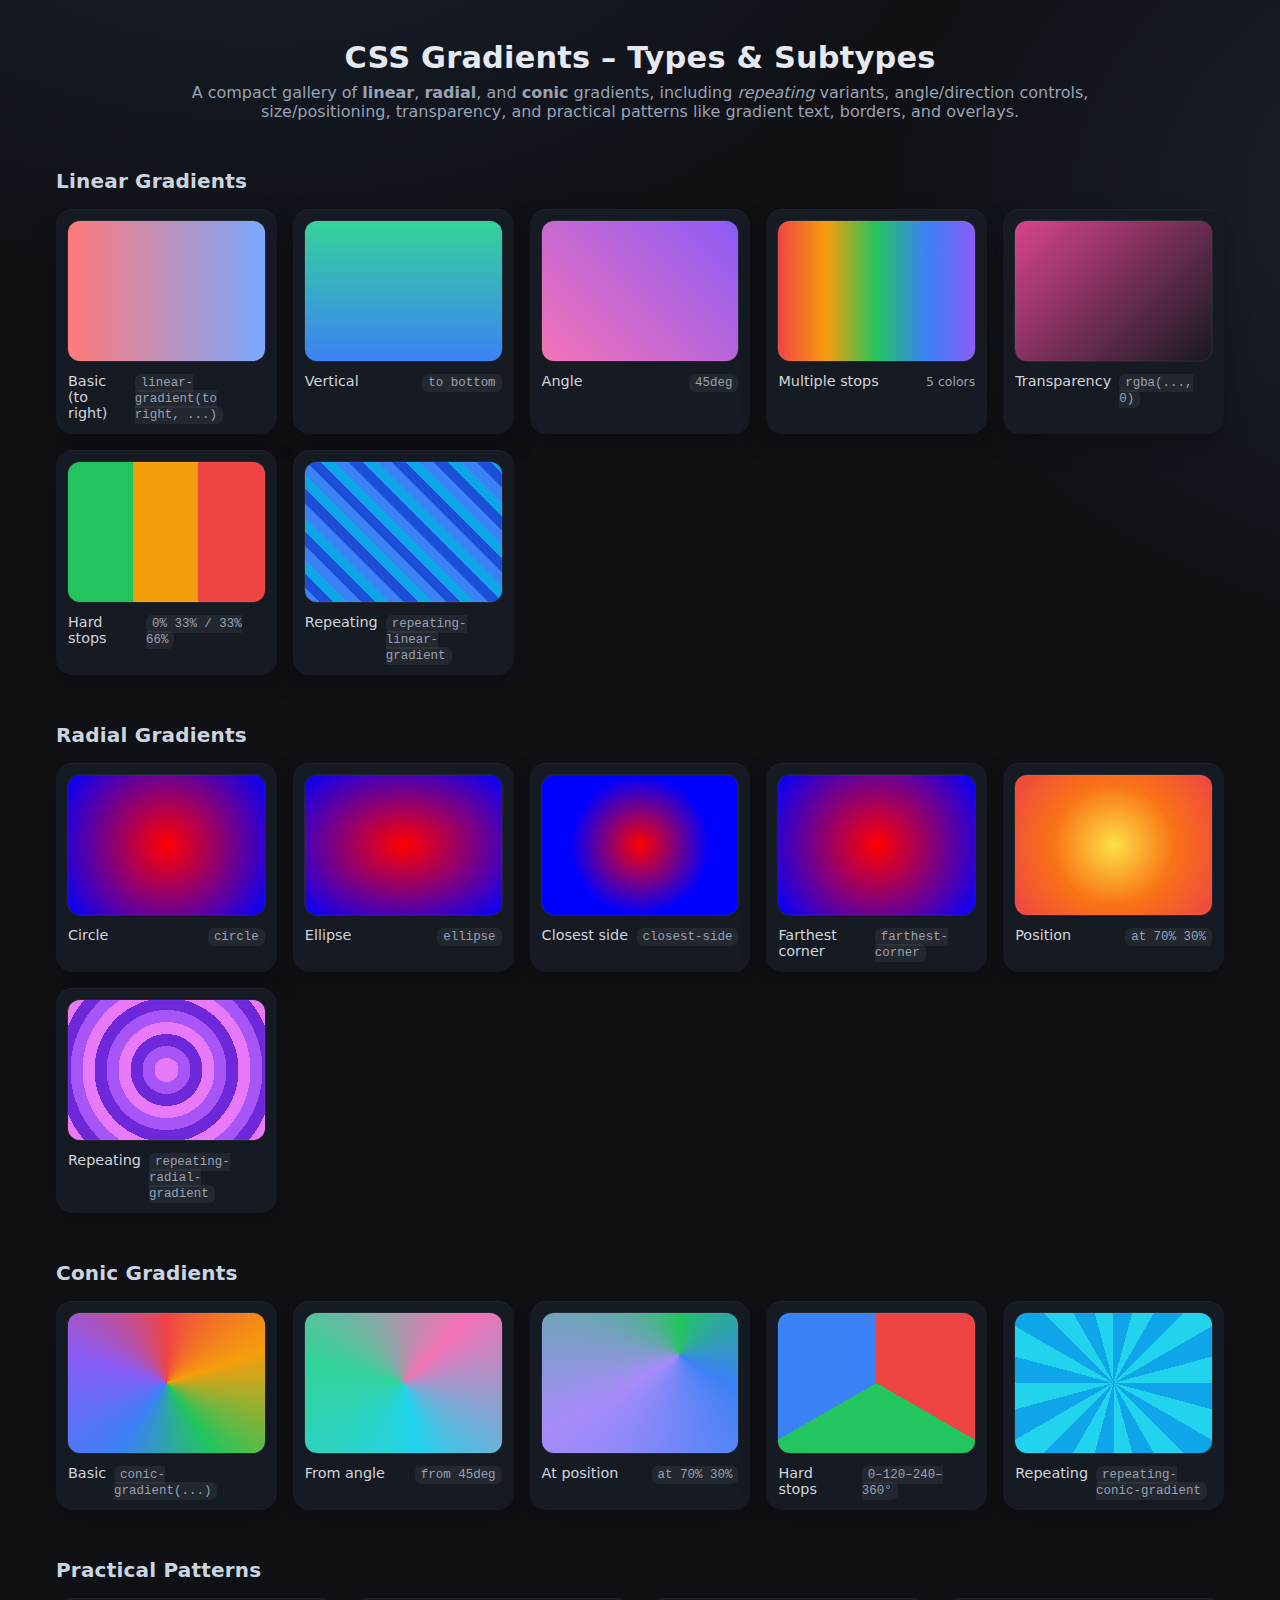
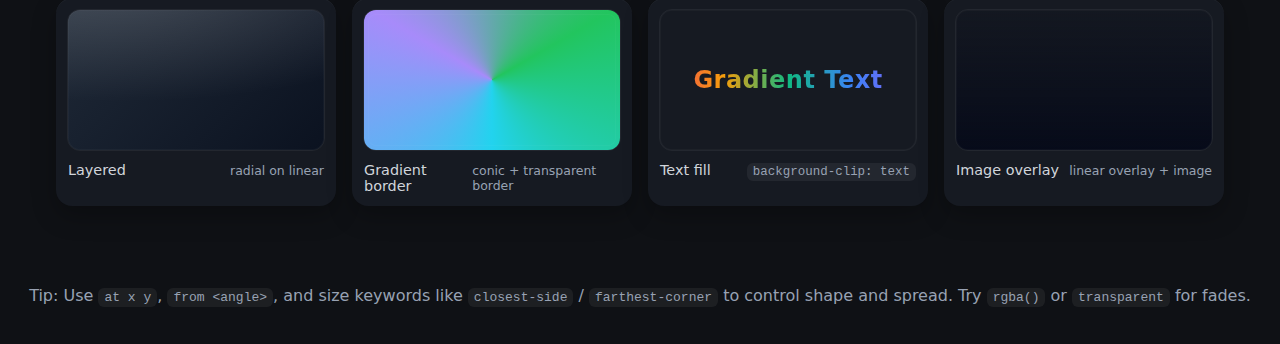
<file: index.html>
<!DOCTYPE html>
<html lang="en">

<head>
    <meta charset="UTF-8" />
    <meta name="viewport" content="width=device-width, initial-scale=1" />
    <title>CSS Gradients – All Types & Subtypes</title>
    <style>
        :root {
            --bg: #0f1115;
            --panel: #161a22;
            --text: #e6e9ef;
            --muted: #98a2b3;
            --radius: 16px;
        }

        * {
            box-sizing: border-box;
        }

        body {
            margin: 0;
            font-family: ui-sans-serif, system-ui, -apple-system, Segoe UI, Roboto, Inter, Arial, sans-serif;
            background: radial-gradient(1200px 800px at 20% -10%, #1a2131, transparent 60%),
                radial-gradient(1000px 700px at 120% 10%, #1e2433, transparent 65%),
                var(--bg);
            color: var(--text);
        }

        header {
            padding: 2.5rem 1rem 1rem;
            text-align: center;
        }

        h1 {
            font-size: 1.9rem;
            margin: 0 0 .5rem;
            letter-spacing: .2px;
        }

        p.lead {
            margin: 0 auto;
            max-width: 900px;
            color: var(--muted);
        }

        .section {
            margin: 2rem auto 3rem;
            max-width: 1200px;
            padding: 0 1rem;
        }

        .section h2 {
            font-size: 1.25rem;
            margin: 0 0 1rem;
            color: #cbd5e1;
            letter-spacing: .2px;
        }

        .grid {
            display: grid;
            grid-template-columns: repeat(auto-fit, minmax(220px, 1fr));
            gap: 16px;
        }

        .card {
            background: var(--panel);
            border-radius: var(--radius);
            box-shadow: 0 10px 25px rgba(0, 0, 0, .25), inset 0 1px 0 rgba(255, 255, 255, .04);
            padding: 12px;
        }

        .demo {
            height: 140px;
            border-radius: 12px;
            outline: 1px solid rgba(255, 255, 255, .06);
            box-shadow: inset 0 0 0 1px rgba(255, 255, 255, 0.03);
        }

        .label {
            margin-top: .75rem;
            font-size: .9rem;
            color: #d1d5db;
            display: flex;
            justify-content: space-between;
            gap: 8px;
            align-items: baseline;
        }

        .sub {
            color: var(--muted);
            font-size: .78rem;
        }

        /* ===== Linear Gradients ===== */
        .linear-basic {
            background: linear-gradient(to right, #ff7a7a, #7aa8ff);
        }

        .linear-vertical {
            background: linear-gradient(to bottom, #34d399, #3b82f6);
        }

        .linear-angle {
            background: linear-gradient(45deg, #f472b6, #8b5cf6);
        }

        .linear-multi {
            background: linear-gradient(90deg, #ef4444, #f59e0b, #22c55e, #3b82f6, #8b5cf6);
        }

        .linear-transparency {
            background: linear-gradient(135deg, rgba(236, 72, 153, .9), rgba(59, 130, 246, 0));
        }

        .linear-hard-stops {
            background: linear-gradient(90deg, #22c55e 0 33%, #f59e0b 33% 66%, #ef4444 66% 100%);
        }

        .repeating-linear {
            background: repeating-linear-gradient(45deg, #3b82f6 0 10px, #1d4ed8 10px 20px, #0ea5e9 20px 30px);
        }

        /* ===== Radial Gradients ===== */
        .radial-circle {background: radial-gradient(circle, red, blue);

        }

        .radial-ellipse {
           background: radial-gradient(ellipse, red, blue);

        }

        .radial-size-closest-side {
            background: radial-gradient(circle closest-side, red, blue);
        }

        .radial-size-farthest-corner {
            background: radial-gradient(circle farthest-corner, red, blue);
        }

        .radial-position {
            background: radial-gradient(circle at 50% 50%, #fde047, #f97316, #ef4444);
        }

        .repeating-radial {
            background: repeating-radial-gradient(circle, #e879f9 0 12px, #a855f7 12px 24px, #6d28d9 24px 36px);
        }

        /* ===== Conic Gradients ===== */
        .conic-basic {
            background: conic-gradient(#ef4444, #f59e0b, #22c55e, #3b82f6, #8b5cf6, #ef4444);
        }

        .conic-from-angle {
            background: conic-gradient(from 45deg, #f472b6, #22d3ee, #34d399, #f472b6);
        }

        .conic-at-position {
            background: conic-gradient(at 70% 30%, #22c55e, #3b82f6, #a78bfa, #22c55e);
        }

        .conic-hard-stops {
            background: conic-gradient(#ef4444 0deg 120deg, #22c55e 120deg 240deg, #3b82f6 240deg 360deg);
        }

        .repeating-conic {
            background: repeating-conic-gradient(from 0deg, #0ea5e9 0 15deg, #22d3ee 15deg 30deg);
        }

        /* ===== Advanced / Practical ===== */
        .layered-gradients {
            background:
                radial-gradient(600px 200px at 20% -20%, rgba(255, 255, 255, .18), transparent 60%),
                linear-gradient(135deg, #1f2937, #0b1220);
        }

        .gradient-border {
            --g: conic-gradient(from 180deg at 50% 50%, #22d3ee, #a78bfa, #22c55e, #22d3ee);
            background:
                var(--g) padding-box,
                var(--g) border-box;
            border: 4px solid transparent;
        }

        .gradient-text {
            display: grid;
            place-items: center;
            background: linear-gradient(90deg, #f43f5e, #f59e0b, #10b981, #3b82f6, #8b5cf6);
            -webkit-background-clip: text;
            background-clip: text;
            color: transparent;
            font-weight: 800;
            font-size: 1.5rem;
            letter-spacing: .5px;
        }

        .image-overlay {
            background:
                linear-gradient(0deg, rgba(2, 6, 23, 0.75), rgba(2, 6, 23, 0.1)),
                url('https://images.unsplash.com/photo-1520975916090-3105956dac38?q=80&w=1200&auto=format&fit=crop') center/cover;
        }

        footer {
            text-align: center;
            color: var(--muted);
            padding: 2rem 1rem 3rem;
        }

        code {
            background: rgba(255, 255, 255, .06);
            padding: 2px 6px;
            border-radius: 6px;
        }
    </style>
</head>

<body>
    <header>
        <h1>CSS Gradients – Types & Subtypes</h1>
        <p class="lead">A compact gallery of <b>linear</b>, <b>radial</b>, and <b>conic</b> gradients, including
            <i>repeating</i> variants, angle/direction controls, size/positioning, transparency, and practical patterns
            like gradient text, borders, and overlays.</p>
    </header>

    <main>
        <!-- LINEAR -->
        <section class="section">
            <h2>Linear Gradients</h2>
            <div class="grid">
                <div class="card">
                    <div class="demo linear-basic"></div>
                    <div class="label"><span>Basic (to right)</span><span
                            class="sub"><code>linear-gradient(to right, ...)</code></span></div>
                </div>
                <div class="card">
                    <div class="demo linear-vertical"></div>
                    <div class="label"><span>Vertical</span><span class="sub"><code>to bottom</code></span></div>
                </div>
                <div class="card">
                    <div class="demo linear-angle"></div>
                    <div class="label"><span>Angle</span><span class="sub"><code>45deg</code></span></div>
                </div>
                <div class="card">
                    <div class="demo linear-multi"></div>
                    <div class="label"><span>Multiple stops</span><span class="sub">5 colors</span></div>
                </div>
                <div class="card">
                    <div class="demo linear-transparency"></div>
                    <div class="label"><span>Transparency</span><span class="sub"><code>rgba(..., 0)</code></span></div>
                </div>
                <div class="card">
                    <div class="demo linear-hard-stops"></div>
                    <div class="label"><span>Hard stops</span><span class="sub"><code>0% 33% / 33% 66%</code></span>
                    </div>
                </div>
                <div class="card">
                    <div class="demo repeating-linear"></div>
                    <div class="label"><span>Repeating</span><span
                            class="sub"><code>repeating-linear-gradient</code></span></div>
                </div>
            </div>
        </section>

        <!-- RADIAL -->
        <section class="section">
            <h2>Radial Gradients</h2>
            <div class="grid">
                <div class="card">
                    <div class="demo radial-circle"></div>
                    <div class="label"><span>Circle</span><span class="sub"><code>circle</code></span></div>
                </div>
                <div class="card">
                    <div class="demo radial-ellipse"></div>
                    <div class="label"><span>Ellipse</span><span class="sub"><code>ellipse</code></span></div>
                </div>
                <div class="card">
                    <div class="demo radial-size-closest-side"></div>
                    <div class="label"><span>Closest side</span><span class="sub"><code>closest-side</code></span></div>
                </div>
                <div class="card">
                    <div class="demo radial-size-farthest-corner"></div>
                    <div class="label"><span>Farthest corner</span><span class="sub"><code>farthest-corner</code></span>
                    </div>
                </div>
                <div class="card">
                    <div class="demo radial-position"></div>
                    <div class="label"><span>Position</span><span class="sub"><code>at 70% 30%</code></span></div>
                </div>
                <div class="card">
                    <div class="demo repeating-radial"></div>
                    <div class="label"><span>Repeating</span><span
                            class="sub"><code>repeating-radial-gradient</code></span></div>
                </div>
            </div>
        </section>

        <!-- CONIC -->
        <section class="section">
            <h2>Conic Gradients</h2>
            <div class="grid">
                <div class="card">
                    <div class="demo conic-basic"></div>
                    <div class="label"><span>Basic</span><span class="sub"><code>conic-gradient(...)</code></span></div>
                </div>
                <div class="card">
                    <div class="demo conic-from-angle"></div>
                    <div class="label"><span>From angle</span><span class="sub"><code>from 45deg</code></span></div>
                </div>
                <div class="card">
                    <div class="demo conic-at-position"></div>
                    <div class="label"><span>At position</span><span class="sub"><code>at 70% 30%</code></span></div>
                </div>
                <div class="card">
                    <div class="demo conic-hard-stops"></div>
                    <div class="label"><span>Hard stops</span><span class="sub"><code>0–120–240–360°</code></span></div>
                </div>
                <div class="card">
                    <div class="demo repeating-conic"></div>
                    <div class="label"><span>Repeating</span><span
                            class="sub"><code>repeating-conic-gradient</code></span></div>
                </div>
            </div>
        </section>

        <!-- PRACTICAL PATTERNS -->
        <section class="section">
            <h2>Practical Patterns</h2>
            <div class="grid">
                <div class="card">
                    <div class="demo layered-gradients"></div>
                    <div class="label"><span>Layered</span><span class="sub">radial on linear</span></div>
                </div>
                <div class="card">
                    <div class="demo gradient-border"></div>
                    <div class="label"><span>Gradient border</span><span class="sub">conic + transparent border</span>
                    </div>
                </div>
                <div class="card">
                    <div class="demo gradient-text">Gradient Text</div>
                    <div class="label"><span>Text fill</span><span class="sub"><code>background-clip: text</code></span>
                    </div>
                </div>
                <div class="card">
                    <div class="demo image-overlay"></div>
                    <div class="label"><span>Image overlay</span><span class="sub">linear overlay + image</span></div>
                </div>
            </div>
        </section>
    </main>

    <footer>
        Tip: Use <code>at x y</code>, <code>from &lt;angle&gt;</code>, and size keywords like <code>closest-side</code>
        / <code>farthest-corner</code> to control shape and spread. Try <code>rgba()</code> or <code>transparent</code>
        for fades.
    </footer>
</body>

</html>
</file>
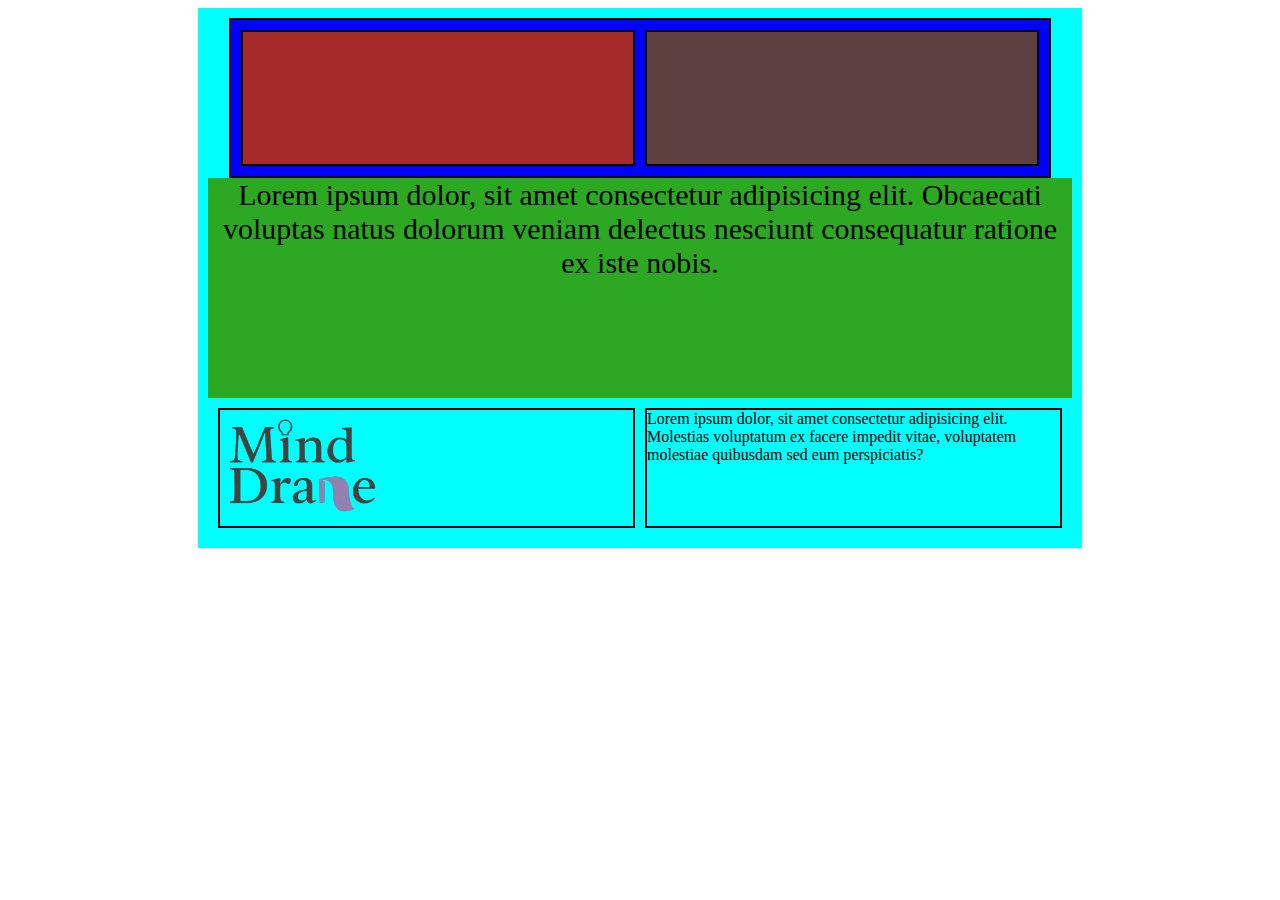
<file: 19_aug/index.html>
<!DOCTYPE html>
<html lang="en">

<head>
    <meta charset="UTF-8">
    <meta name="viewport" content="width=device-width, initial-scale=1.0">
    <title>Media Query</title>
    <link rel="stylesheet" href="./style.css">
</head>

<body>

    <div class="main">
        <div class="top">
            <div class="left"></div>
            <div class="right"></div>
        </div>
        <div class="center">
            Lorem ipsum dolor, sit amet consectetur adipisicing elit. Obcaecati voluptas natus dolorum veniam delectus
            nesciunt consequatur ratione ex iste nobis.
        </div>

        <div class="bottom">
            <div class="b-left">
                <img src="./logo.png" alt="">
            </div>
            <div class="b-right">
                Lorem ipsum dolor, sit amet consectetur adipisicing elit. Molestias voluptatum ex facere impedit vitae,
                voluptatem molestiae quibusdam sed eum perspiciatis?
            </div>
        </div>



    </div>




</body>

</html>
</file>
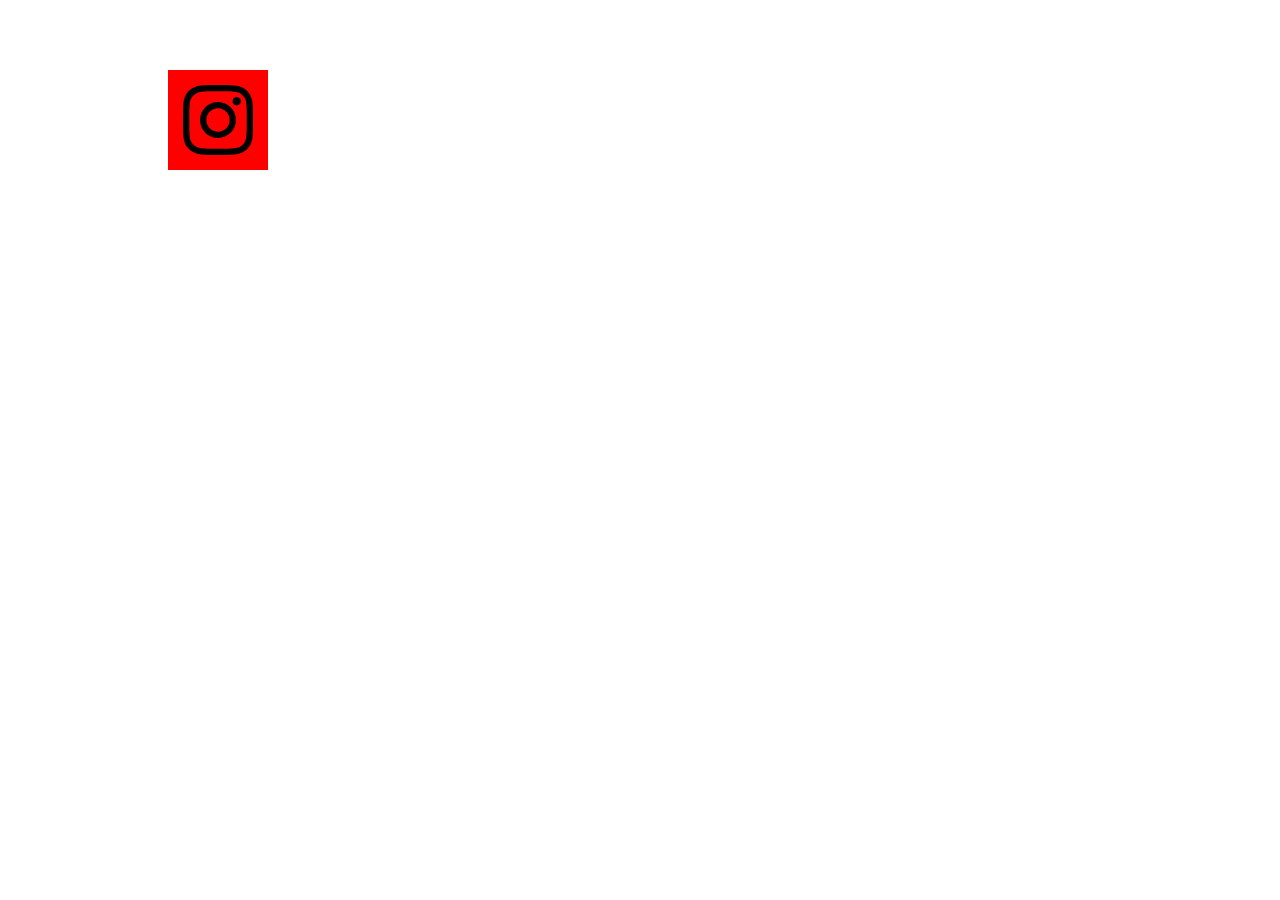
<file: 20-Aug/index.html>
<!DOCTYPE html>
<html lang="en">

<head>
    <meta charset="UTF-8">
    <meta name="viewport" content="width=device-width, initial-scale=1.0">
    <title>Document</title>
    <link rel="stylesheet" href="./style.css">
</head>

<body>


    <div class="box">
        <svg xmlns="http://www.w3.org/2000/svg"
            viewBox="0 0 640 640"><!--!Font Awesome Free v7.0.0 by @fontawesome - https://fontawesome.com License - https://fontawesome.com/license/free Copyright 2025 Fonticons, Inc.-->
            <path
                d="M320.3 205C256.8 204.8 205.2 256.2 205 319.7C204.8 383.2 256.2 434.8 319.7 435C383.2 435.2 434.8 383.8 435 320.3C435.2 256.8 383.8 205.2 320.3 205zM319.7 245.4C360.9 245.2 394.4 278.5 394.6 319.7C394.8 360.9 361.5 394.4 320.3 394.6C279.1 394.8 245.6 361.5 245.4 320.3C245.2 279.1 278.5 245.6 319.7 245.4zM413.1 200.3C413.1 185.5 425.1 173.5 439.9 173.5C454.7 173.5 466.7 185.5 466.7 200.3C466.7 215.1 454.7 227.1 439.9 227.1C425.1 227.1 413.1 215.1 413.1 200.3zM542.8 227.5C541.1 191.6 532.9 159.8 506.6 133.6C480.4 107.4 448.6 99.2 412.7 97.4C375.7 95.3 264.8 95.3 227.8 97.4C192 99.1 160.2 107.3 133.9 133.5C107.6 159.7 99.5 191.5 97.7 227.4C95.6 264.4 95.6 375.3 97.7 412.3C99.4 448.2 107.6 480 133.9 506.2C160.2 532.4 191.9 540.6 227.8 542.4C264.8 544.5 375.7 544.5 412.7 542.4C448.6 540.7 480.4 532.5 506.6 506.2C532.8 480 541 448.2 542.8 412.3C544.9 375.3 544.9 264.5 542.8 227.5zM495 452C487.2 471.6 472.1 486.7 452.4 494.6C422.9 506.3 352.9 503.6 320.3 503.6C287.7 503.6 217.6 506.2 188.2 494.6C168.6 486.8 153.5 471.7 145.6 452C133.9 422.5 136.6 352.5 136.6 319.9C136.6 287.3 134 217.2 145.6 187.8C153.4 168.2 168.5 153.1 188.2 145.2C217.7 133.5 287.7 136.2 320.3 136.2C352.9 136.2 423 133.6 452.4 145.2C472 153 487.1 168.1 495 187.8C506.7 217.3 504 287.3 504 319.9C504 352.5 506.7 422.6 495 452z" />
        </svg>
    </div>
</body>

</html>
</file>
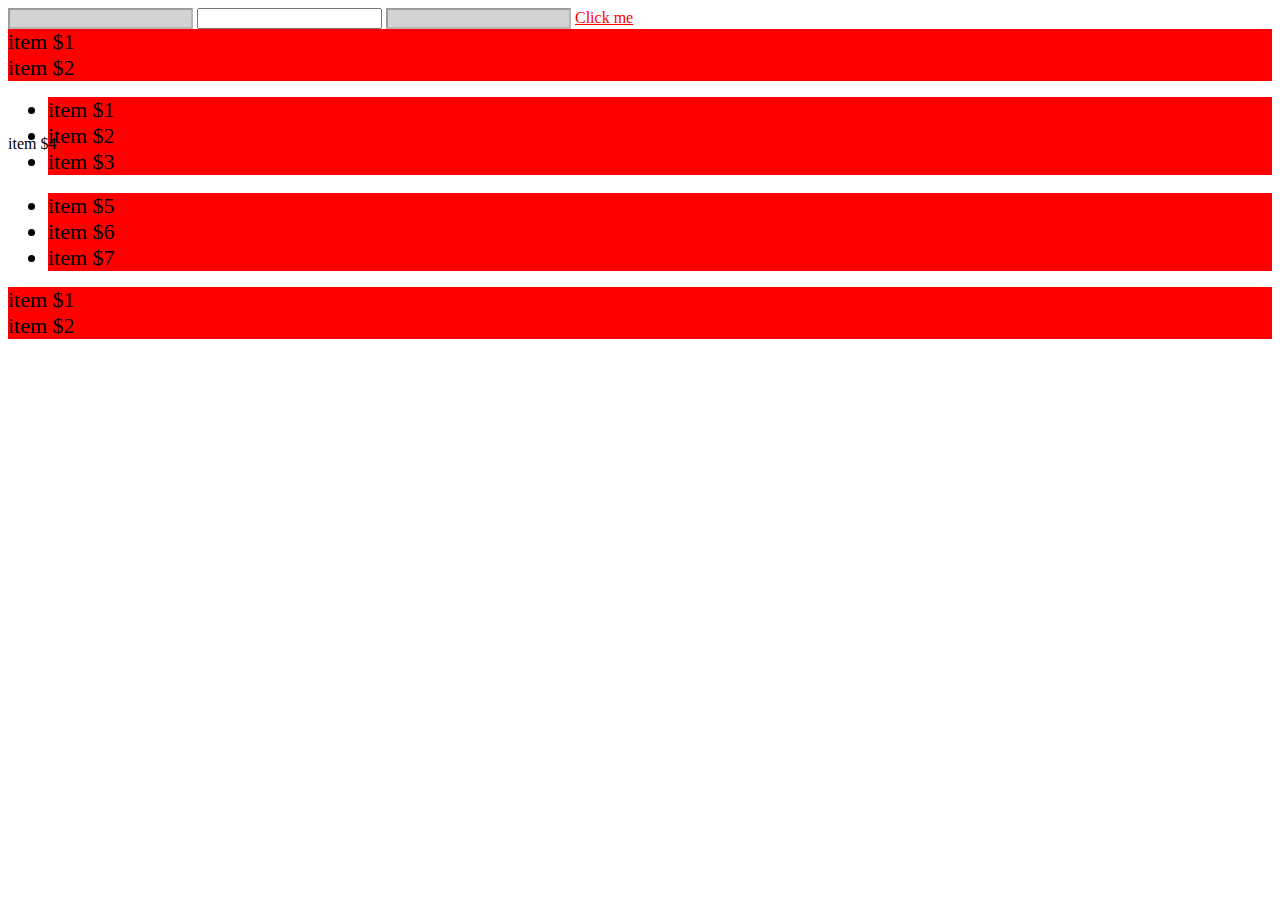
<file: 21-Aug/index.html>
<!DOCTYPE html>
<html lang="en">

<head>
    <meta charset="UTF-8">
    <meta name="viewport" content="width=device-width, initial-scale=1.0">
    <title>Document</title>
    <link rel="stylesheet" href="style.css">
    <style>
        a:link {
            color: #FF0000;
        }

        /* visited link */
        a:visited {
            color: #00FF00;
        }

        /* mouse over link */
        a:hover {
            color: #FF00FF;
        }

        /* selected link */
        a:active {
            color: #0000FF;
        }

        li:hover {
            background-color: yellow;
            font-size: 20px;
            transition: 0.5s all;
        }

        li:lang(en) {
            background-color: red;
            font-size: 22px;
            transition: 0.5s all;
        }

        input:focus {
            background-color: yellow;
            font-size: 20px;
            transition: 0.5s all;
            
        }
        input:disabled {
            background-color: lightgray;
            color: darkgray;
        }

        li:nth-child(4){
            transform: translate(-40px , -40px);
        }

    </style>
</head>

<body>

    <input type="text" disabled>
    <input type="text" >
    <input type="text" disabled>

    <a href="https://www.w3schools.com/css/css_pseudo_classes.asp">Click me </a>
 <div>
       <li>item $1</li>
    <li>item $2</li>
 </div>
    <ul>
        <li>item $1</li>
        <li lang="en">item $2</li>
        <li>item $3</li>
        <li lang="un">item $4</li>
        <li>item $5</li>
        <li>item $6</li>
        <li>item $7</li>
    </ul>

    <li>item $1</li>
    <li>item $2</li>
</body>

</html>
</file>
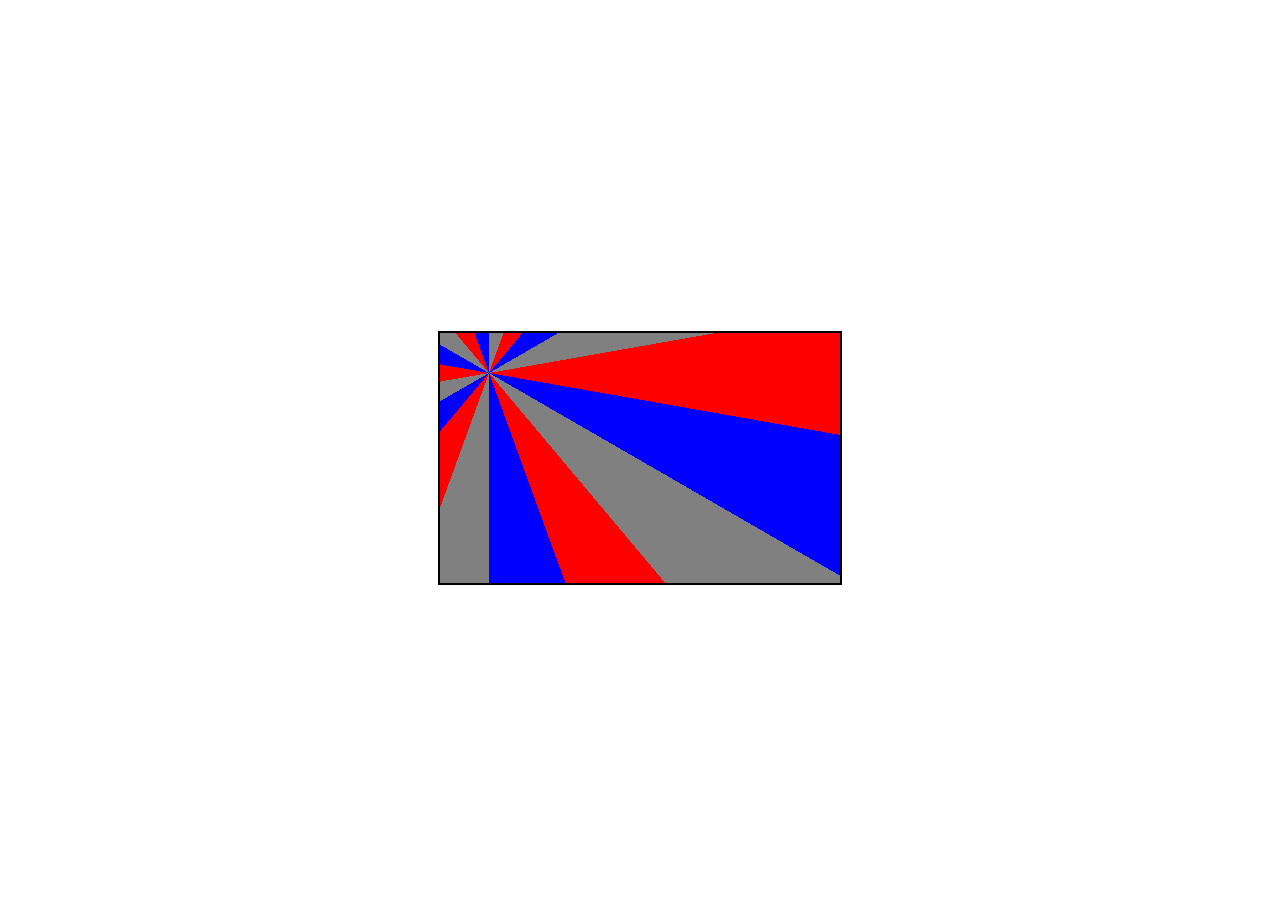
<file: 22-Aug/index.html>
<!DOCTYPE html>
<html lang="en">
<head>
    <meta charset="UTF-8">
    <meta name="viewport" content="width=device-width, initial-scale=1.0">
    <title>Document</title>
    <link rel="stylesheet" href="./style.css">
</head>
<body>
    

    <div class="box"></div>


</body>
</html>
</file>
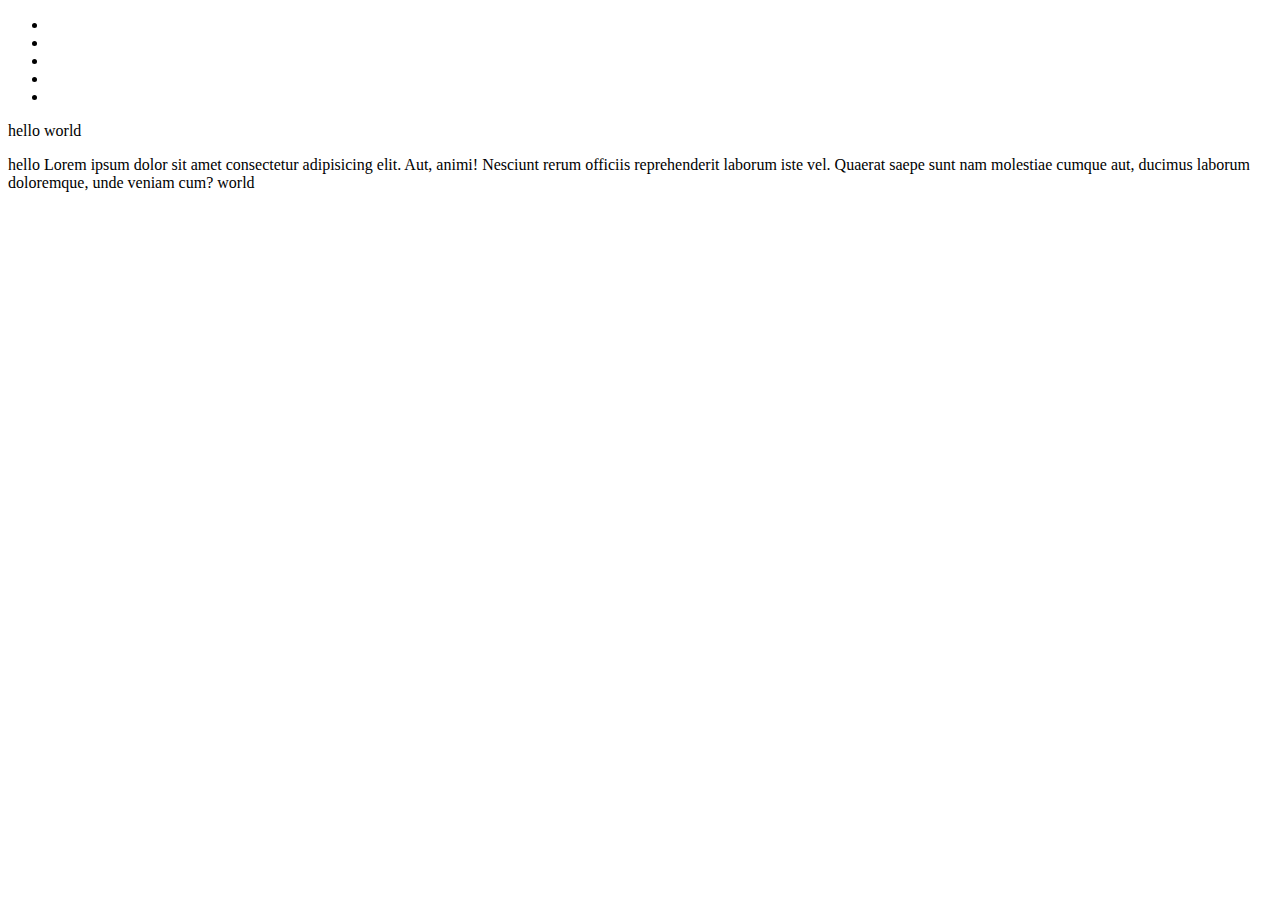
<file: 25-Aug/index.html>
<!DOCTYPE html>
<html lang="en">

<head>
    <meta charset="UTF-8">
    <meta name="viewport" content="width=device-width, initial-scale=1.0">
    <link href="https://cdn.jsdelivr.net/npm/bootstrap@5.3.7/dist/css/bootstrap.min.css" rel="stylesheet"
        integrity="sha384-LN+7fdVzj6u52u30Kp6M/trliBMCMKTyK833zpbD+pXdCLuTusPj697FH4R/5mcr" crossorigin="anonymous">
    <script src="https://cdn.jsdelivr.net/npm/bootstrap@5.3.7/dist/js/bootstrap.bundle.min.js"
        integrity="sha384-ndDqU0Gzau9qJ1lfW4pNLlhNTkCfHzAVBReH9diLvGRem5+R9g2FzA8ZGN954O5Q"
        crossorigin="anonymous"></script>
    <title>Document</title>
</head>

<ul>
    <li><a href=""></a></li>
    <li><a href=""></a></li>
    <li><a href=""></a></li>
    <li><a href=""></a></li>
    <li><a href=""></a></li>
</ul>

<div>
    <a href=""></a>
    <a href=""></a>
    <a href=""></a>
    <a href=""></a>
</div>


<body>
    <p class="fs-1 h1">hello world</p>
    <p class="pt-5  small text-white  bg-primary  me-5">hello Lorem ipsum dolor sit amet consectetur adipisicing elit.
        Aut, animi! Nesciunt rerum officiis reprehenderit laborum iste vel. Quaerat saepe sunt nam molestiae cumque aut,
        ducimus laborum doloremque, unde veniam cum? world</p>
</body>

</html>
</file>
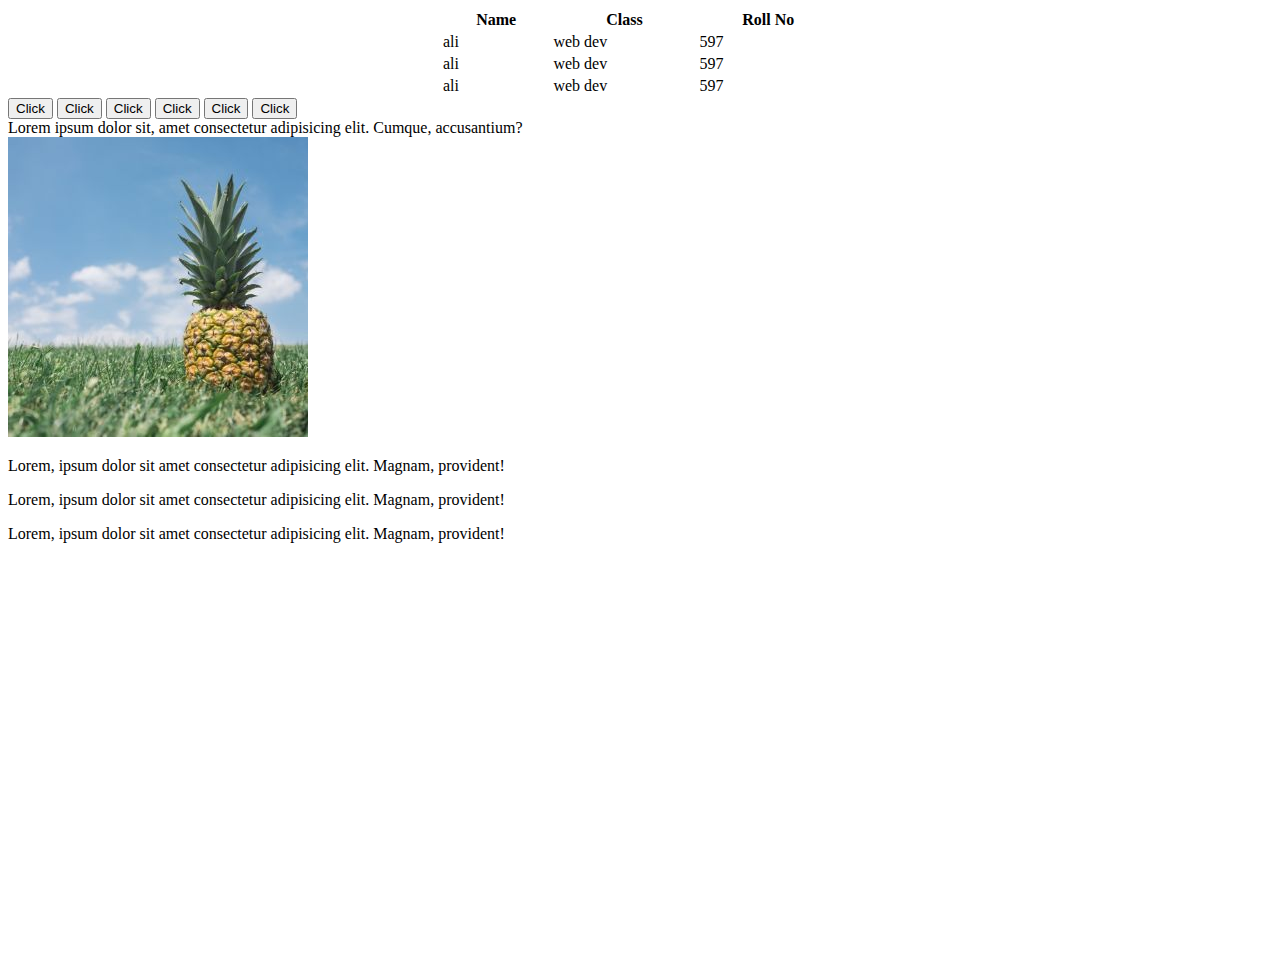
<file: 26-Aug/index.html>
<!DOCTYPE html>
<html lang="en">

<head>
    <meta charset="UTF-8">
    <meta name="viewport" content="width=device-width, initial-scale=1.0">
    <title>Document</title>
    <link href="https://cdn.jsdelivr.net/npm/bootstrap@5.3.7/dist/css/bootstrap.min.css" rel="stylesheet"
        integrity="sha384-LN+7fdVzj6u52u30Kp6M/trliBMCMKTyK833zpbD+pXdCLuTusPj697FH4R/5mcr" crossorigin="anonymous">
    <script src="https://cdn.jsdelivr.net/npm/bootstrap@5.3.7/dist/js/bootstrap.bundle.min.js"
        integrity="sha384-ndDqU0Gzau9qJ1lfW4pNLlhNTkCfHzAVBReH9diLvGRem5+R9g2FzA8ZGN954O5Q"
        crossorigin="anonymous"></script>
    <style>
        table {
            width: 400px !important;
            margin: auto;
        }
    </style>
</head>

<body class="bg-primary">
    <table class="table table-striped  table-sm table-hover table-danger table-borderless">
        <thead>
            <tr>

                <th>Name</th>
                <th>Class</th>
                <th>Roll No</th>
            </tr>
        </thead>
        <tbody>
            <tr class="table-primary">
                <td>ali</td>
                <td> web dev</td>
                <td>597</td>
            </tr>
            <tr>
                <td>ali</td>
                <td> web dev</td>
                <td>597</td>
            </tr>
            <tr>
                <td>ali</td>
                <td> web dev</td>
                <td>597</td>
            </tr>
        </tbody>
    </table>
    <div class="btn-group-vertical">
        <button class="btn btn-outline-warning btn-xl">Click</button>
        <button class="btn btn-outline-warning btn-xl">Click</button>
        <button class="btn btn-outline-warning btn-xl">Click</button>
        <button class="btn btn-outline-warning btn-xl">Click</button>
        <button class="btn btn-outline-warning btn-xl">Click</button>
        <button class="btn btn-outline-warning btn-xl">Click</button>

    </div>
    <div class="alert alert-danger">Lorem ipsum dolor sit, amet consectetur adipisicing elit. Cumque, accusantium?</div>

    <img src="../22-Aug/pineapple.jpg" class="img-thumbnail  " alt="">

  <div style="height: 500px">
      <div class="d-flex justify-content-between  flex-wrap-reverse align-items-center gap-5 flex-column w-100 mx-auto" style="height:100% ;">
        <p>Lorem, ipsum dolor sit amet consectetur adipisicing elit. Magnam, provident!</p>
        <p>Lorem, ipsum dolor sit amet consectetur adipisicing elit. Magnam, provident!</p>
        <p>Lorem, ipsum dolor sit amet consectetur adipisicing elit. Magnam, provident!</p>
    </div>
  </div>

</body>

</html>
</file>
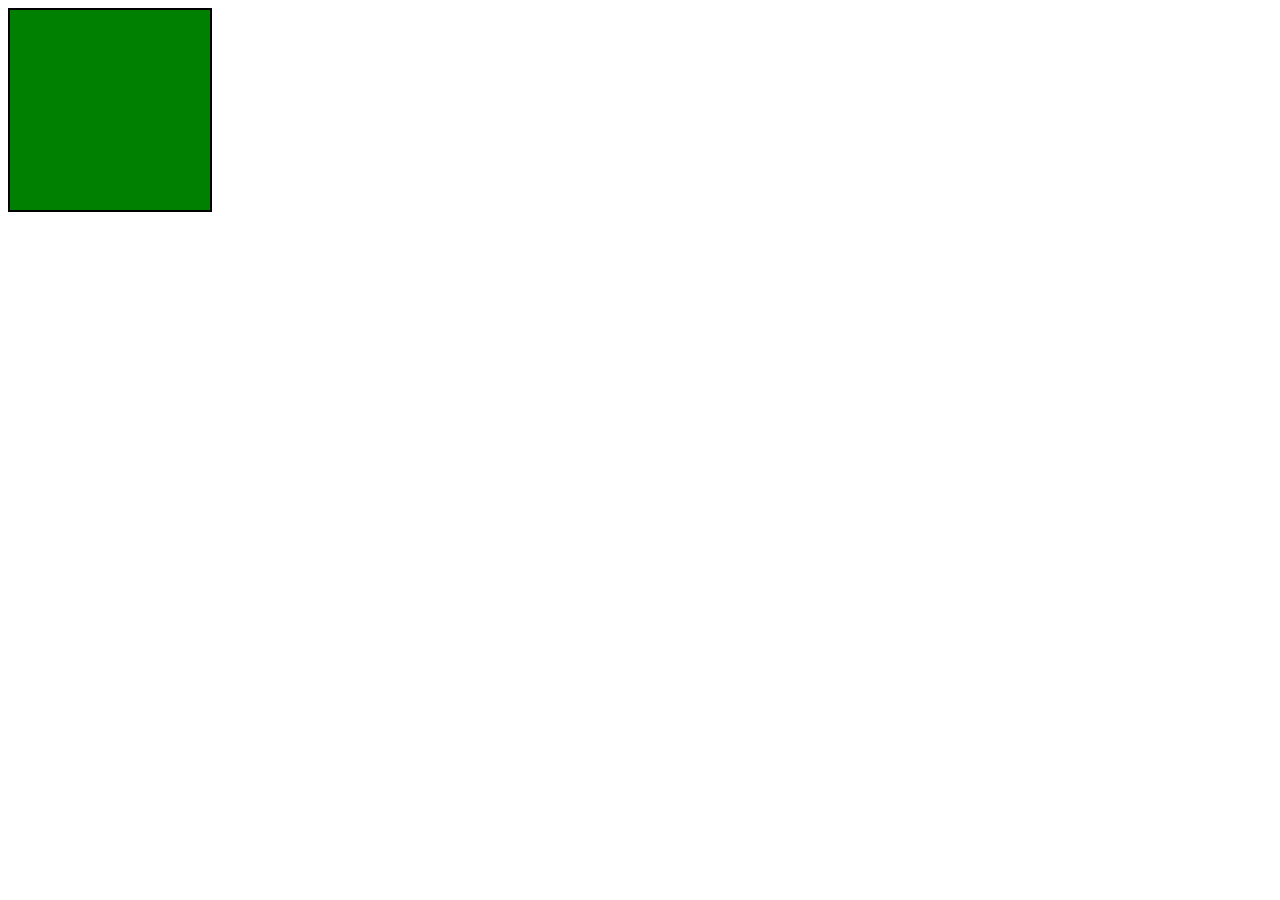
<file: 19_aug/index2.html>
<!DOCTYPE html>
<html lang="en">
<head>
    <meta charset="UTF-8">
    <meta name="viewport" content="width=device-width, initial-scale=1.0">
    <title>Document</title>
    <style>
        .box1{
            height: 200px;
            width: 200px;
            border: 2px solid black;
            background: green;
            /* transform: translateX(30px);
            transform: translateY(70px); */
            /* transform: translate(-60px,40px); */
            /* transform: scale(2); */
            /* transform: rotateX(40deg); */
            /* transform: rotateY(40deg); */
            /* transform: skewX(30deg); */

            transition: all 2s;

        }
        .box1:hover{
            transform: rotate(60deg);
        }
    </style>
</head>
<body>

    <div class="box1"></div>
    
</body>
</html>
</file>
<file: 19_aug/style.css>
*{
    box-sizing: border-box;
}

.main{
    width: 70%;
    background: cyan;
    margin: auto;
    padding: 10px;
}
.top{
    display: flex;
    width: 95%;
    margin: auto;
    height: 160px;
    background-color: blue;
    border: 2px solid black;
    padding: 10px;
    gap: 10px;
}
.left , .right{
    width: 50%;
    border: 2px solid black;
    height: 100%;
}
.left{
    background-color: brown;
}
.right{
    background: #5f4040;
}

.center{
    width: 100%;
    height: 220px;
    background: #2ca823;
    color: black;
    font-size: 30px;
    text-align: center;
}
.bottom {
    display: flex;
    padding: 10px;
    gap: 10px;
}
.b-left, .b-right{
    width: 50%;
    height: 120px;
    border: 2px solid black;
}
.b-left img{
    height: 100%;
    object-fit: cover;
}

@media only screen and (min-width:600px) and (max-width:900px) {
      
.left{
    display: none;
}
.center{
    background: #000;
    color: white;
    font-size: 18px;
}
.b-left, .b-right{
    width: 100%;
}
.bottom{
    flex-direction: column;
}


}
</file>
<file: 20-Aug/style.css>
.box {
    width: 100px;
    margin-top: 70px;
    margin-left: 160px;
    height: 100px;
    background-color: red;
    /* animation-name: example;
    animation-duration: 2s; */
    /* animation-delay: 2s; */
    /* animation-iteration-count: infinite;
    animation-direction: alternate;
    animation-timing-function: ease-in-out; */
    animation: example 5s 2s alternate ease-in;

}


@keyframes example {
    

    100% {
        background-color: rgb(179, 131, 131);
        transform: translateX(440px);
    }
}
</file>
<file: 21-Aug/style.css>
.background{
    padding: 20px;
    background-image: url("./download.jpeg");
    border-radius: 5px;
    height: 70vh;
    background-repeat: repeat-y;
    /* background-attachment: fixed; */
    background-size: cover;
    
    background-position: center;
    color: white;
}


.hello{
    background-color: blue;
    font-size: 19px;
    color: white;
}

.world{
    background-color: green;
    font-size: 19px;
    color: white;
}
</file>
<file: 22-Aug/style.css>
.box {
    height: 250px;
    width: 400px;
    border: 2px solid black;
    /* background: linear-gradient(90deg, red 0% 33%, green 33% 66%, blue 66% 100%); */

    /* background: repeating-radial-gradient(ellipse, red 0% 33%, blue 33% 66%); */
    /* background: conic-gradient( at 70% 40%,  grey 0deg 120deg, red 120deg 240deg, blue 240deg 360deg); */

    background: repeating-conic-gradient( at 49px 40px,  grey 0deg 20deg, red 20deg 40deg, blue 40deg 60deg);
}
body{
    display: flex;
    height: 100vh;
    justify-content: center;
    align-items: center;
}
</file>
